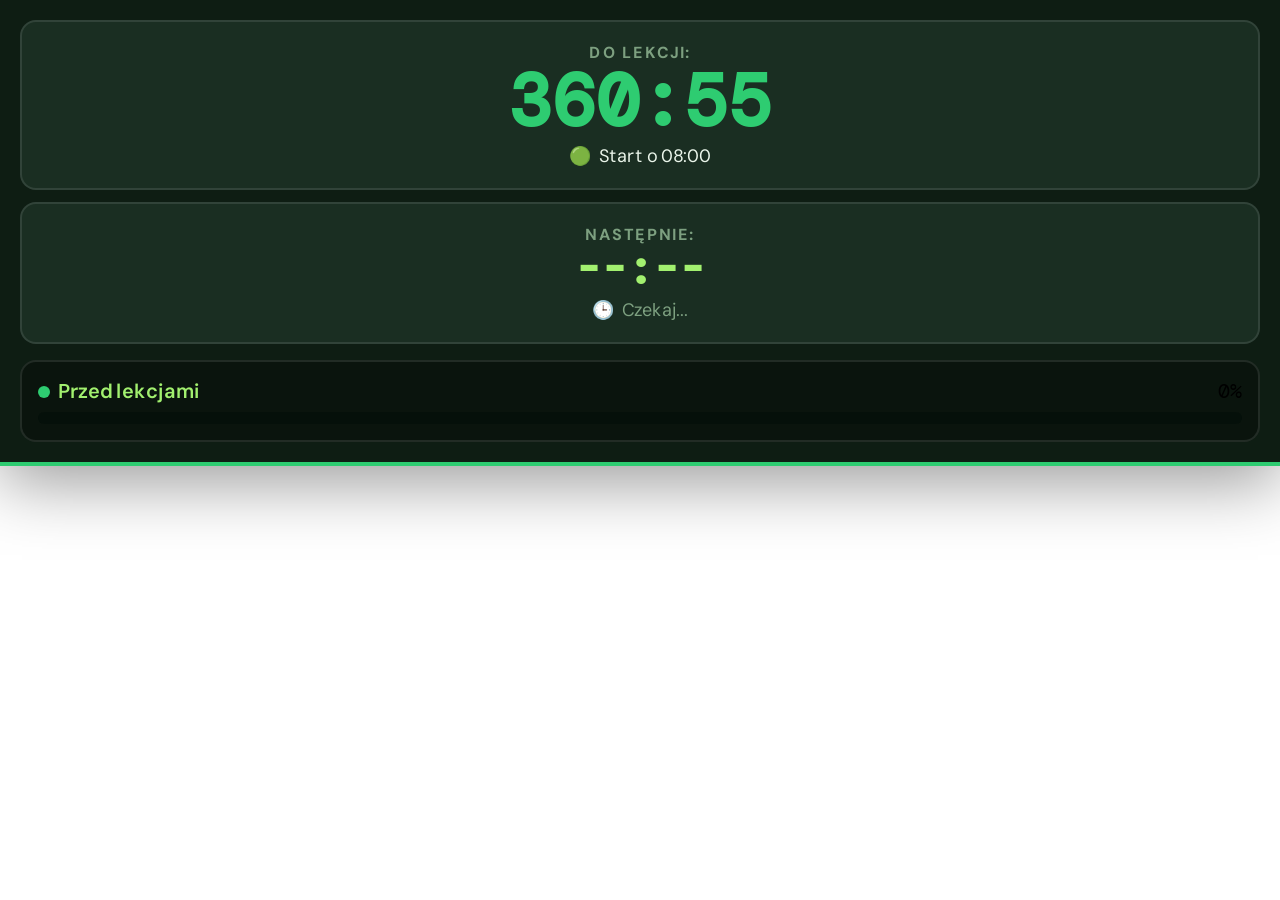
<file: index.html>
<!DOCTYPE html>
<html lang="pl">
<head>
<meta charset="UTF-8">
<meta name="viewport" content="width=device-width, initial-scale=1.0">
<title>Widget SP45 - Dynamiczne Napisy</title>
<link href="https://fonts.googleapis.com/css2?family=DM+Sans:wght@400;500;700&family=DM+Mono:wght@400;500&display=swap" rel="stylesheet">
<style>
  *, *::before, *::after { box-sizing: border-box; margin: 0; padding: 0; }

  :root {
    --bg-glass:  rgba(10, 25, 15, 0.98);
    --surface:   #1a2e22;
    --border:    rgba(255,255,255,0.1);
    --text:      #eaf5ea;
    --muted:     #7da080;
    --accent:    #2ecc71;
    --accent2:   #a2f06f;
  }

  html, body {
    width: 100%;
    height: 100%;
    background: transparent;
    font-family: 'DM Sans', sans-serif;
    overflow: hidden;
  }

  .scaler {
    transform: scale(2);
    transform-origin: top left;
    width: 50%; 
  }

  .widget-container {
    background: var(--bg-glass);
    backdrop-filter: blur(15px);
    border-bottom: 2px solid var(--accent);
    width: 100%;
    padding: 10px;
    display: flex;
    flex-direction: column;
    gap: 8px;
    box-shadow: 0 8px 32px rgba(0,0,0,0.4);
  }

  .vertical-stack {
    display: flex;
    flex-direction: column;
    gap: 6px;
  }

  .card {
    background: var(--surface);
    border-radius: 8px;
    padding: 10px;
    border: 1px solid var(--border);
    display: flex;
    flex-direction: column;
    align-items: center; 
    text-align: center;
  }

  .label {
    font-size: 8px;
    text-transform: uppercase;
    color: var(--muted);
    letter-spacing: 0.1em;
    margin-bottom: 2px;
    font-weight: 700;
  }

  .value {
    font-family: 'DM Mono', monospace;
    font-size: 36px;
    font-weight: 700;
    line-height: 1;
    color: var(--accent);
  }

  .footer-text {
    font-size: 9px;
    color: var(--text);
    margin-top: 3px;
    display: flex;
    align-items: center;
    justify-content: center;
    gap: 4px;
  }

  .progress-box {
    background: rgba(0,0,0,0.3);
    border-radius: 8px;
    padding: 8px;
    border: 1px solid var(--border);
  }

  .progress-header {
    display: flex;
    justify-content: space-between;
    font-size: 10px;
    margin-bottom: 4px;
  }

  .status-tag {
    display: flex;
    align-items: center;
    gap: 4px;
    font-weight: 600;
    color: var(--accent2);
  }

  .dot {
    width: 6px;
    height: 6px;
    border-radius: 50%;
    background: var(--accent);
  }

  .pulse { animation: blink 1.5s infinite; }
  @keyframes blink { 0%, 100% { opacity: 1; } 50% { opacity: 0.3; } }

  .bar-bg {
    height: 6px;
    background: #05100a;
    border-radius: 3px;
    overflow: hidden;
  }

  .bar-fill {
    height: 100%;
    width: 0%;
    background: linear-gradient(90deg, var(--accent), var(--accent2));
    transition: width 1s linear;
  }
</style>
</head>
<body>

<div class="scaler">
  <div class="widget-container">
    <div class="vertical-stack">
      <div class="card">
        <!-- Ten napis zmienia się dynamicznie przez JS -->
        <div class="label" id="lbl-a">Pozostało:</div> 
        <div class="value" id="val-a">--:--</div>
        <div class="footer-text">
          <span id="emoji-a">🟢</span>
          <span id="desc-a">Inicjalizacja...</span>
        </div>
      </div>

      <div class="card">
        <div class="label" id="lbl-b">Następnie:</div>
        <div class="value" id="val-b" style="color: var(--accent2); font-size: 22px;">--:--</div>
        <div class="footer-text" style="color: var(--muted)">
          <span id="emoji-b">🕒</span>
          <span id="desc-b">Czekaj...</span>
        </div>
      </div>
    </div>

    <div class="progress-box">
      <div class="progress-header">
        <div class="status-tag">
          <div class="dot pulse" id="sdot"></div>
          <span id="status-text">Status...</span>
        </div>
        <span id="pct-text" style="font-family: 'DM Mono'">0%</span>
      </div>
      <div class="bar-bg">
        <div class="bar-fill" id="fill"></div>
      </div>
    </div>
  </div>
</div>

<script>
const SCHEDULE = [
  { type:'lesson', name:'1. lekcja',      start:'08:00', end:'08:50' },
  { type:'break',  name:'Przerwa',         start:'08:50', end:'09:00' },
  { type:'lesson', name:'2. lekcja',      start:'09:00', end:'09:45' },
  { type:'break',  name:'Przerwa',         start:'09:45', end:'09:55' },
  { type:'lesson', name:'3. lekcja',      start:'09:55', end:'10:40' },
  { type:'break',  name:'Przerwa (duża)', start:'10:40', end:'10:55' },
  { type:'lesson', name:'4. lekcja',      start:'10:55', end:'11:40' },
  { type:'break',  name:'Przerwa',         start:'11:40', end:'11:50' },
  { type:'lesson', name:'5. lekcja',      start:'11:50', end:'12:35' },
  { type:'break',  name:'Przerwa',         start:'12:35', end:'12:45' },
  { type:'lesson', name:'6. lekcja',      start:'12:45', end:'13:30' },
  { type:'break',  name:'Przerwa (duża)', start:'13:30', end:'13:50' },
  { type:'lesson', name:'7. lekcja',      start:'13:50', end:'14:35' },
  { type:'break',  name:'Przerwa',         start:'14:35', end:'14:45' },
  { type:'lesson', name:'8. lekcja',      start:'14:45', end:'15:30' },
  { type:'break',  name:'Przerwa',         start:'15:30', end:'15:40' },
];

function toSec(t) { const [h,m]=t.split(':').map(Number); return h*3600+m*60; }
function fmt(s) {
  if (s<=0) return '0:00';
  const m = Math.floor(s/60);
  const sec = s%60;
  return m + ':' + String(sec).padStart(2,'0');
}

function update() {
  const now = new Date();
  const ns = now.getHours()*3600 + now.getMinutes()*60 + now.getSeconds();
  let idx = SCHEDULE.findIndex(s => ns >= toSec(s.start) && ns < toSec(s.end));

  const lblA = document.getElementById('lbl-a');
  const emojiA = document.getElementById('emoji-a');

  if (idx === -1) {
    const nextIdx = SCHEDULE.findIndex(s => toSec(s.start) > ns);
    if (nextIdx === -1) {
      lblA.textContent = "Status:";
      document.getElementById('val-a').textContent = "KONIEC";
      document.getElementById('status-text').textContent = "Po lekcjach";
      document.getElementById('fill').style.width = "100%";
    } else {
      const wait = toSec(SCHEDULE[nextIdx].start) - ns;
      lblA.textContent = "Do lekcji:";
      document.getElementById('val-a').textContent = fmt(wait);
      document.getElementById('status-text').textContent = "Przed lekcjami";
      document.getElementById('desc-a').textContent = "Start o " + SCHEDULE[nextIdx].start;
    }
    return;
  }

  const current = SCHEDULE[idx];
  const remain = toSec(current.end) - ns;
  const total = toSec(current.end) - toSec(current.start);
  const pct = Math.floor(((total - remain) / total) * 100);

  // DYNAMICZNE NAPISY[cite: 1]
  if (current.type === 'lesson') {
    lblA.textContent = "Do końca lekcji:";
    emojiA.textContent = "📚";
  } else {
    lblA.textContent = "Do końca przerwy:";
    emojiA.textContent = "☕";
  }

  document.getElementById('status-text').textContent = current.name;
  document.getElementById('val-a').textContent = fmt(remain);
  document.getElementById('desc-a').textContent = `${current.start}-${current.end}`;
  document.getElementById('fill').style.width = pct + "%";
  document.getElementById('pct-text').textContent = pct + "%";

  const next = SCHEDULE[idx + 1];
  if (next) {
    const toNext = toSec(next.start) - ns;
    document.getElementById('val-b').textContent = fmt(toNext);
    document.getElementById('desc-b').textContent = (next.type === 'lesson' ? 'Lekcja: ' : 'Przerwa: ') + next.start;
  }
}

setInterval(update, 1000);
update();
</script>
</body>
</html>
</file>
